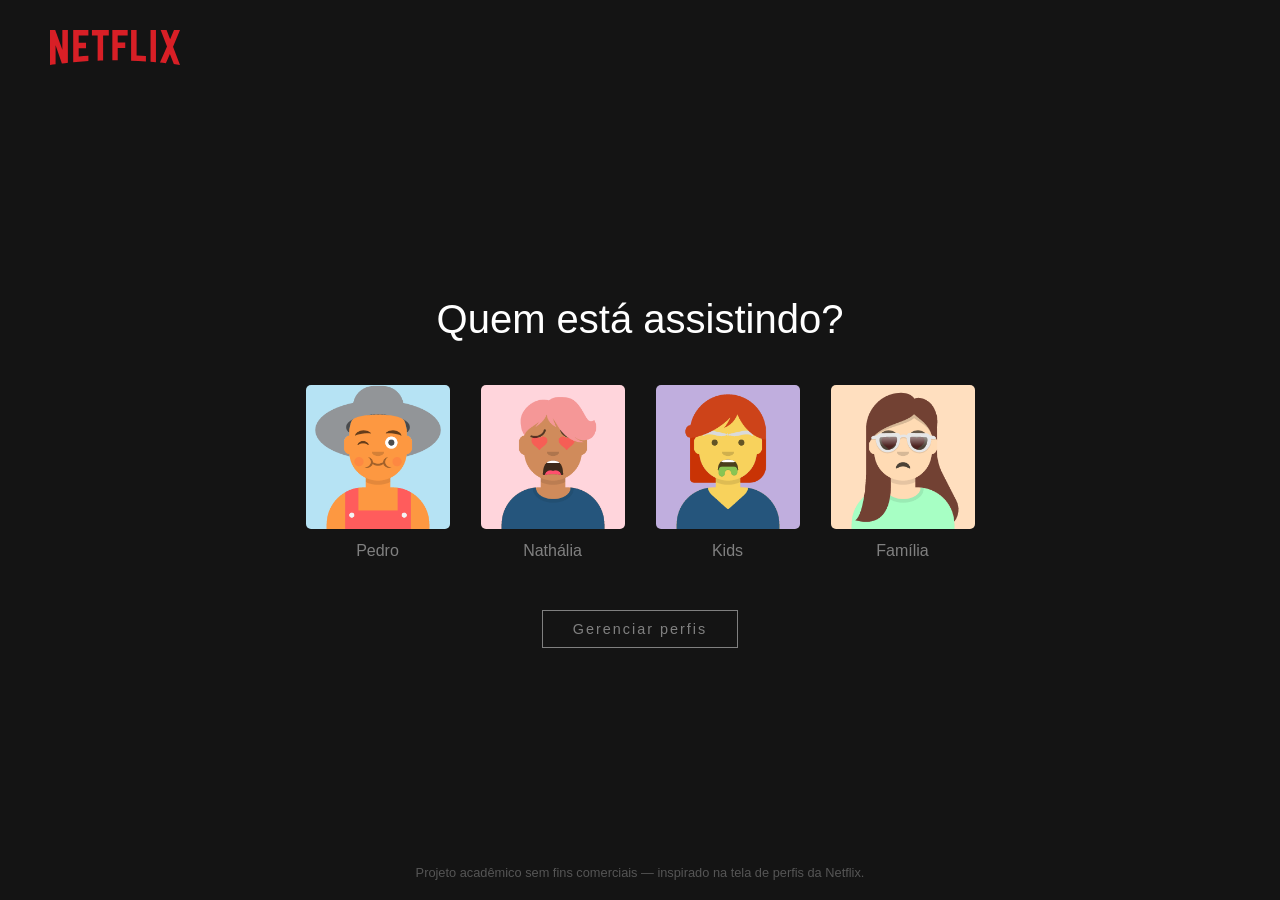
<file: index.html>
<!DOCTYPE html>
<html lang="pt-br">
<head>
  <meta charset="UTF-8">
  <meta name="viewport" content="width=device-width, initial-scale=1.0">
  <title>Netflix - Quem está assistindo?</title>
  <link rel="stylesheet" href="style.css">
</head>
<body>

  <header>
    <img src="assets/netflix-logo.svg" alt="Netflix" class="logo">
  </header>

  <main class="profiles-page">
    <h1>Quem está assistindo?</h1>

    <div class="profiles-grid">
      <a href="navegar.html" class="profile">
        <img src="assets/perfil1.png" alt="Perfil Pedro">
        <span>Pedro</span>
      </a>

      <a href="navegar.html" class="profile">
        <img src="assets/perfil2.png" alt="Perfil Nathália">
        <span>Nathália</span>
      </a>

      <a href="navegar.html" class="profile">
        <img src="assets/perfil3.png" alt="Perfil Kids">
        <span>Kids</span>
      </a>

      <a href="navegar.html" class="profile">
        <img src="assets/perfil4.png" alt="Perfil Família">
        <span>Família</span>
      </a>
    </div>

    <a href="editar.html" class="manage-profiles-btn">Gerenciar perfis</a>
  </main>

  <footer>
    <p>Projeto acadêmico sem fins comerciais &mdash; inspirado na tela de perfis da Netflix.</p>
  </footer>

</body>
</html>
</file>
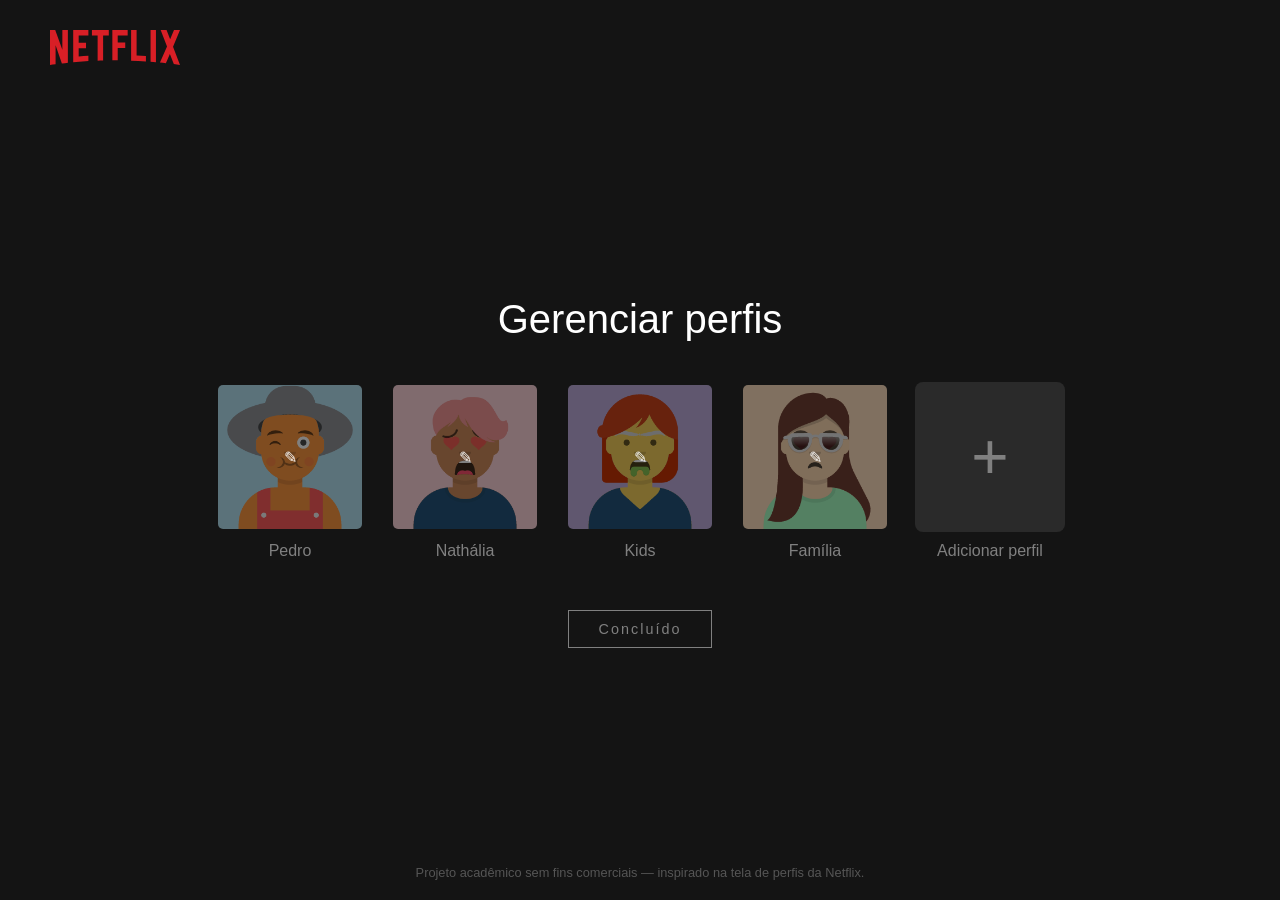
<file: editar.html>
<!DOCTYPE html>
<html lang="pt-br">
<head>
  <meta charset="UTF-8">
  <meta name="viewport" content="width=device-width, initial-scale=1.0">
  <title>Netflix - Gerenciar perfis</title>
  <link rel="stylesheet" href="style.css">
</head>
<body>

  <header>
    <img src="assets/netflix-logo.svg" alt="Netflix" class="logo">
  </header>

  <main class="profiles-page">
    <h1>Gerenciar perfis</h1>

    <div class="profiles-grid">
      <a href="#" class="profile edit-mode">
        <div class="avatar-wrap">
          <img src="assets/perfil1.png" alt="Perfil Pedro">
          <span class="edit-icon">&#9998;</span>
        </div>
        <span>Pedro</span>
      </a>

      <a href="#" class="profile edit-mode">
        <div class="avatar-wrap">
          <img src="assets/perfil2.png" alt="Perfil Nathália">
          <span class="edit-icon">&#9998;</span>
        </div>
        <span>Nathália</span>
      </a>

      <a href="#" class="profile edit-mode">
        <div class="avatar-wrap">
          <img src="assets/perfil3.png" alt="Perfil Kids">
          <span class="edit-icon">&#9998;</span>
        </div>
        <span>Kids</span>
      </a>

      <a href="#" class="profile edit-mode">
        <div class="avatar-wrap">
          <img src="assets/perfil4.png" alt="Perfil Família">
          <span class="edit-icon">&#9998;</span>
        </div>
        <span>Família</span>
      </a>

      <a href="#" class="profile add-profile">
        <div class="avatar-wrap add-icon">+</div>
        <span>Adicionar perfil</span>
      </a>
    </div>

    <a href="index.html" class="manage-profiles-btn">Concluído</a>
  </main>

  <footer>
    <p>Projeto acadêmico sem fins comerciais &mdash; inspirado na tela de perfis da Netflix.</p>
  </footer>

</body>
</html>
</file>
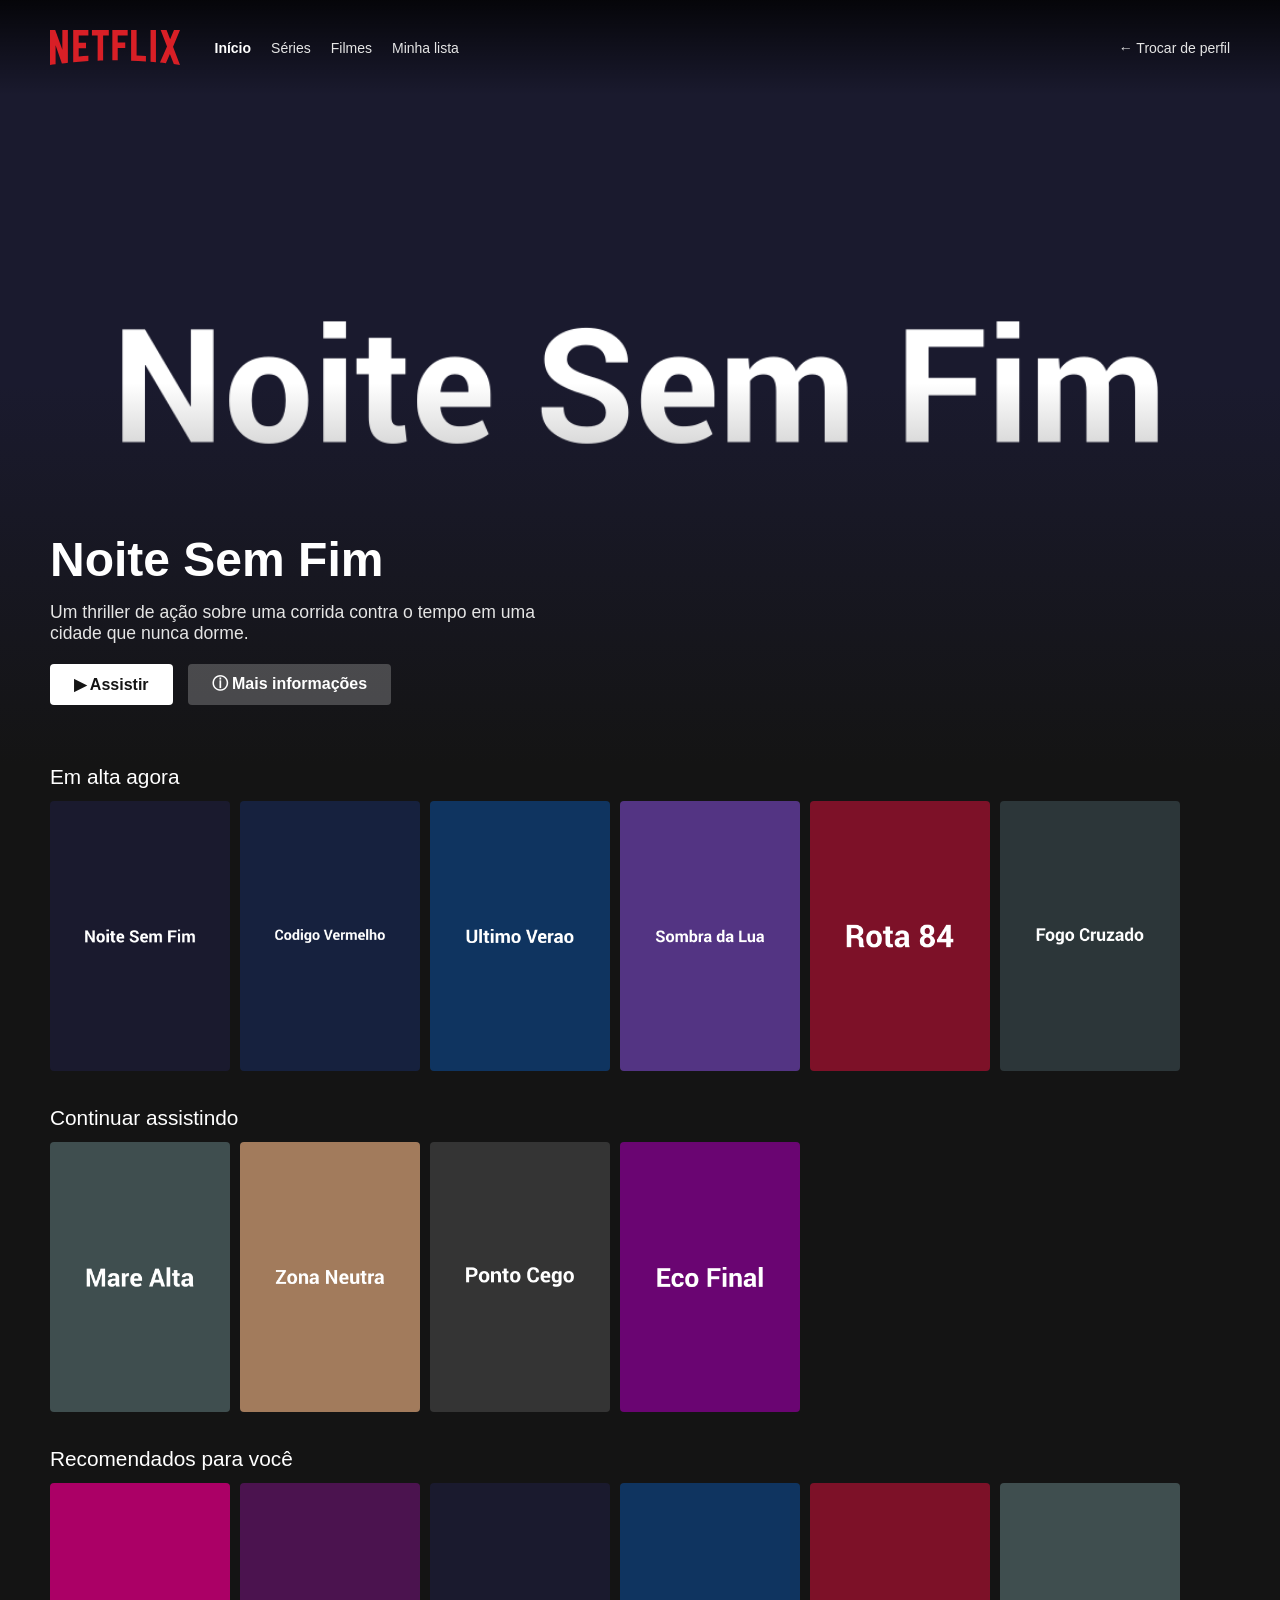
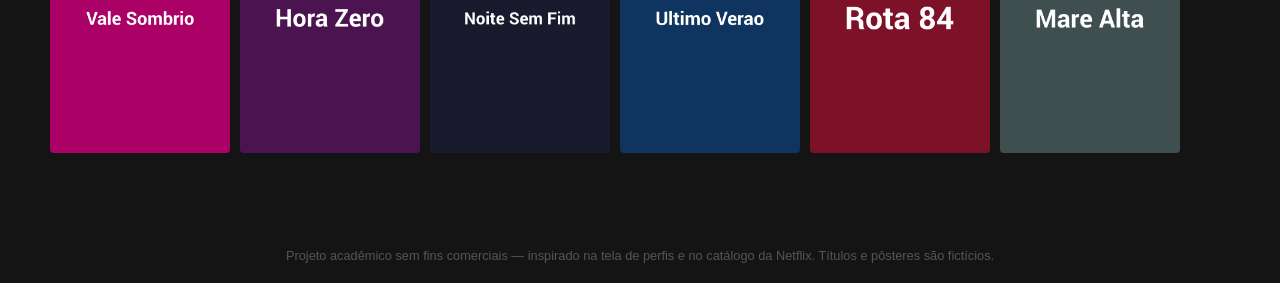
<file: navegar.html>
<!DOCTYPE html>
<html lang="pt-br">
<head>
  <meta charset="UTF-8">
  <meta name="viewport" content="width=device-width, initial-scale=1.0">
  <title>Netflix - Início</title>
  <link rel="stylesheet" href="style.css">
</head>
<body>

  <header class="browse-header">
    <div class="browse-header-left">
      <img src="assets/netflix-logo.svg" alt="Netflix" class="logo">
      <nav class="browse-nav">
        <a href="navegar.html" class="active">Início</a>
        <a href="#">Séries</a>
        <a href="#">Filmes</a>
        <a href="#">Minha lista</a>
      </nav>
    </div>
    <a href="index.html" class="back-link">&larr; Trocar de perfil</a>
  </header>

  <section class="hero" style="background-image: url('assets/banner.png');">
    <div class="hero-info">
      <h1>Noite Sem Fim</h1>
      <p>Um thriller de ação sobre uma corrida contra o tempo em uma cidade que nunca dorme.</p>
      <div class="hero-buttons">
        <a href="#" class="btn-play">&#9654; Assistir</a>
        <a href="#" class="btn-info">&#9432; Mais informações</a>
      </div>
    </div>
  </section>

  <main class="browse-page">

    <div class="row">
      <h2>Em alta agora</h2>
      <div class="row-items">
        <img src="assets/posters/poster1.png" alt="Noite Sem Fim" class="poster">
        <img src="assets/posters/poster2.png" alt="Código Vermelho" class="poster">
        <img src="assets/posters/poster3.png" alt="Último Verão" class="poster">
        <img src="assets/posters/poster4.png" alt="Sombra da Lua" class="poster">
        <img src="assets/posters/poster5.png" alt="Rota 84" class="poster">
        <img src="assets/posters/poster6.png" alt="Fogo Cruzado" class="poster">
      </div>
    </div>

    <div class="row">
      <h2>Continuar assistindo</h2>
      <div class="row-items">
        <img src="assets/posters/poster7.png" alt="Maré Alta" class="poster">
        <img src="assets/posters/poster8.png" alt="Zona Neutra" class="poster">
        <img src="assets/posters/poster9.png" alt="Ponto Cego" class="poster">
        <img src="assets/posters/poster10.png" alt="Eco Final" class="poster">
      </div>
    </div>

    <div class="row">
      <h2>Recomendados para você</h2>
      <div class="row-items">
        <img src="assets/posters/poster11.png" alt="Vale Sombrio" class="poster">
        <img src="assets/posters/poster12.png" alt="Hora Zero" class="poster">
        <img src="assets/posters/poster1.png" alt="Noite Sem Fim" class="poster">
        <img src="assets/posters/poster3.png" alt="Último Verão" class="poster">
        <img src="assets/posters/poster5.png" alt="Rota 84" class="poster">
        <img src="assets/posters/poster7.png" alt="Maré Alta" class="poster">
      </div>
    </div>

  </main>

  <footer>
    <p>Projeto acadêmico sem fins comerciais &mdash; inspirado na tela de perfis e no catálogo da Netflix. Títulos e pôsteres são fictícios.</p>
  </footer>

</body>
</html>
</file>
<file: style.css>
* {
  margin: 0;
  padding: 0;
  box-sizing: border-box;
}

body {
  background-color: #141414;
  color: #ffffff;
  font-family: Helvetica, Arial, sans-serif;
  min-height: 100vh;
  display: flex;
  flex-direction: column;
}

header {
  padding: 30px 50px;
}

.logo {
  height: 35px;
}

.browse-header {
  display: flex;
  justify-content: space-between;
  align-items: center;
  position: absolute;
  top: 0;
  left: 0;
  right: 0;
  z-index: 10;
  background: linear-gradient(180deg, rgba(0,0,0,0.8) 0%, rgba(0,0,0,0) 100%);
}

.browse-header-left {
  display: flex;
  align-items: center;
  gap: 35px;
}

.browse-nav {
  display: flex;
  gap: 20px;
}

.browse-nav a {
  color: #e5e5e5;
  text-decoration: none;
  font-size: 14px;
}

.browse-nav a.active {
  color: #ffffff;
  font-weight: bold;
}

.browse-nav a:hover {
  color: #b3b3b3;
}

.back-link {
  color: #e5e5e5;
  text-decoration: none;
  font-size: 14px;
}

.back-link:hover {
  color: #ffffff;
  text-decoration: underline;
}

main {
  flex: 1;
}

.profiles-page {
  display: flex;
  flex-direction: column;
  align-items: center;
  justify-content: center;
  text-align: center;
  padding: 40px 20px;
}

.profiles-page h1 {
  font-size: 2.5rem;
  font-weight: 400;
  margin-bottom: 40px;
}

.profiles-grid {
  display: flex;
  gap: 25px;
  flex-wrap: wrap;
  justify-content: center;
}

.profile {
  text-decoration: none;
  color: #808080;
  display: flex;
  flex-direction: column;
  align-items: center;
  gap: 10px;
  width: 150px;
}

.profile img {
  width: 150px;
  height: 150px;
  border-radius: 8px;
  border: 3px solid transparent;
  transition: border-color 0.2s ease;
}

.profile:hover img {
  border-color: #ffffff;
}

.profile:hover span {
  color: #ffffff;
}

.profile span {
  font-size: 1rem;
}

.avatar-wrap {
  position: relative;
  width: 150px;
  height: 150px;
}

.edit-mode img {
  filter: brightness(0.5);
}

.edit-icon {
  position: absolute;
  top: 50%;
  left: 50%;
  transform: translate(-50%, -50%);
  font-size: 2.5rem;
  color: #ffffff;
}

.add-icon {
  display: flex;
  align-items: center;
  justify-content: center;
  background-color: #2a2a2a;
  border-radius: 8px;
  font-size: 4rem;
  color: #808080;
  border: 3px solid transparent;
}

.add-profile:hover .add-icon {
  border-color: #ffffff;
  color: #ffffff;
}

.manage-profiles-btn {
  margin-top: 50px;
  padding: 10px 30px;
  border: 1px solid #808080;
  color: #808080;
  text-decoration: none;
  letter-spacing: 2px;
  font-size: 0.9rem;
  transition: all 0.2s ease;
}

.manage-profiles-btn:hover {
  color: #ffffff;
  border-color: #ffffff;
}

.hero {
  position: relative;
  height: 85vh;
  background-size: cover;
  background-position: center;
  display: flex;
  align-items: flex-end;
}

.hero::after {
  content: "";
  position: absolute;
  bottom: 0;
  left: 0;
  right: 0;
  height: 50%;
  background: linear-gradient(180deg, rgba(20,20,20,0) 0%, #141414 100%);
}

.hero-info {
  position: relative;
  z-index: 2;
  padding: 0 50px 60px;
  max-width: 600px;
}

.hero-info h1 {
  font-size: 3rem;
  margin-bottom: 15px;
}

.hero-info p {
  font-size: 1.1rem;
  color: #e5e5e5;
  margin-bottom: 20px;
}

.hero-buttons {
  display: flex;
  gap: 15px;
}

.btn-play,
.btn-info {
  display: inline-flex;
  align-items: center;
  gap: 8px;
  padding: 10px 24px;
  border-radius: 4px;
  text-decoration: none;
  font-size: 1rem;
  font-weight: bold;
}

.btn-play {
  background-color: #ffffff;
  color: #141414;
}

.btn-play:hover {
  background-color: #d6d6d6;
}

.btn-info {
  background-color: rgba(109, 109, 110, 0.6);
  color: #ffffff;
}

.btn-info:hover {
  background-color: rgba(109, 109, 110, 0.4);
}

.browse-page {
  padding: 0 50px 40px;
}

.browse-page h1 {
  font-size: 1.8rem;
  font-weight: 400;
  margin-bottom: 20px;
  color: #e5e5e5;
}

.row {
  margin-bottom: 35px;
}

.row h2 {
  font-size: 1.3rem;
  font-weight: 500;
  margin-bottom: 12px;
}

.row-items {
  display: flex;
  gap: 10px;
  flex-wrap: wrap;
}

.poster {
  width: 180px;
  border-radius: 4px;
  transition: transform 0.2s ease;
  cursor: pointer;
}

.poster:hover {
  transform: scale(1.08);
}

footer {
  text-align: center;
  padding: 20px;
  color: #555555;
  font-size: 0.8rem;
}
</file>
